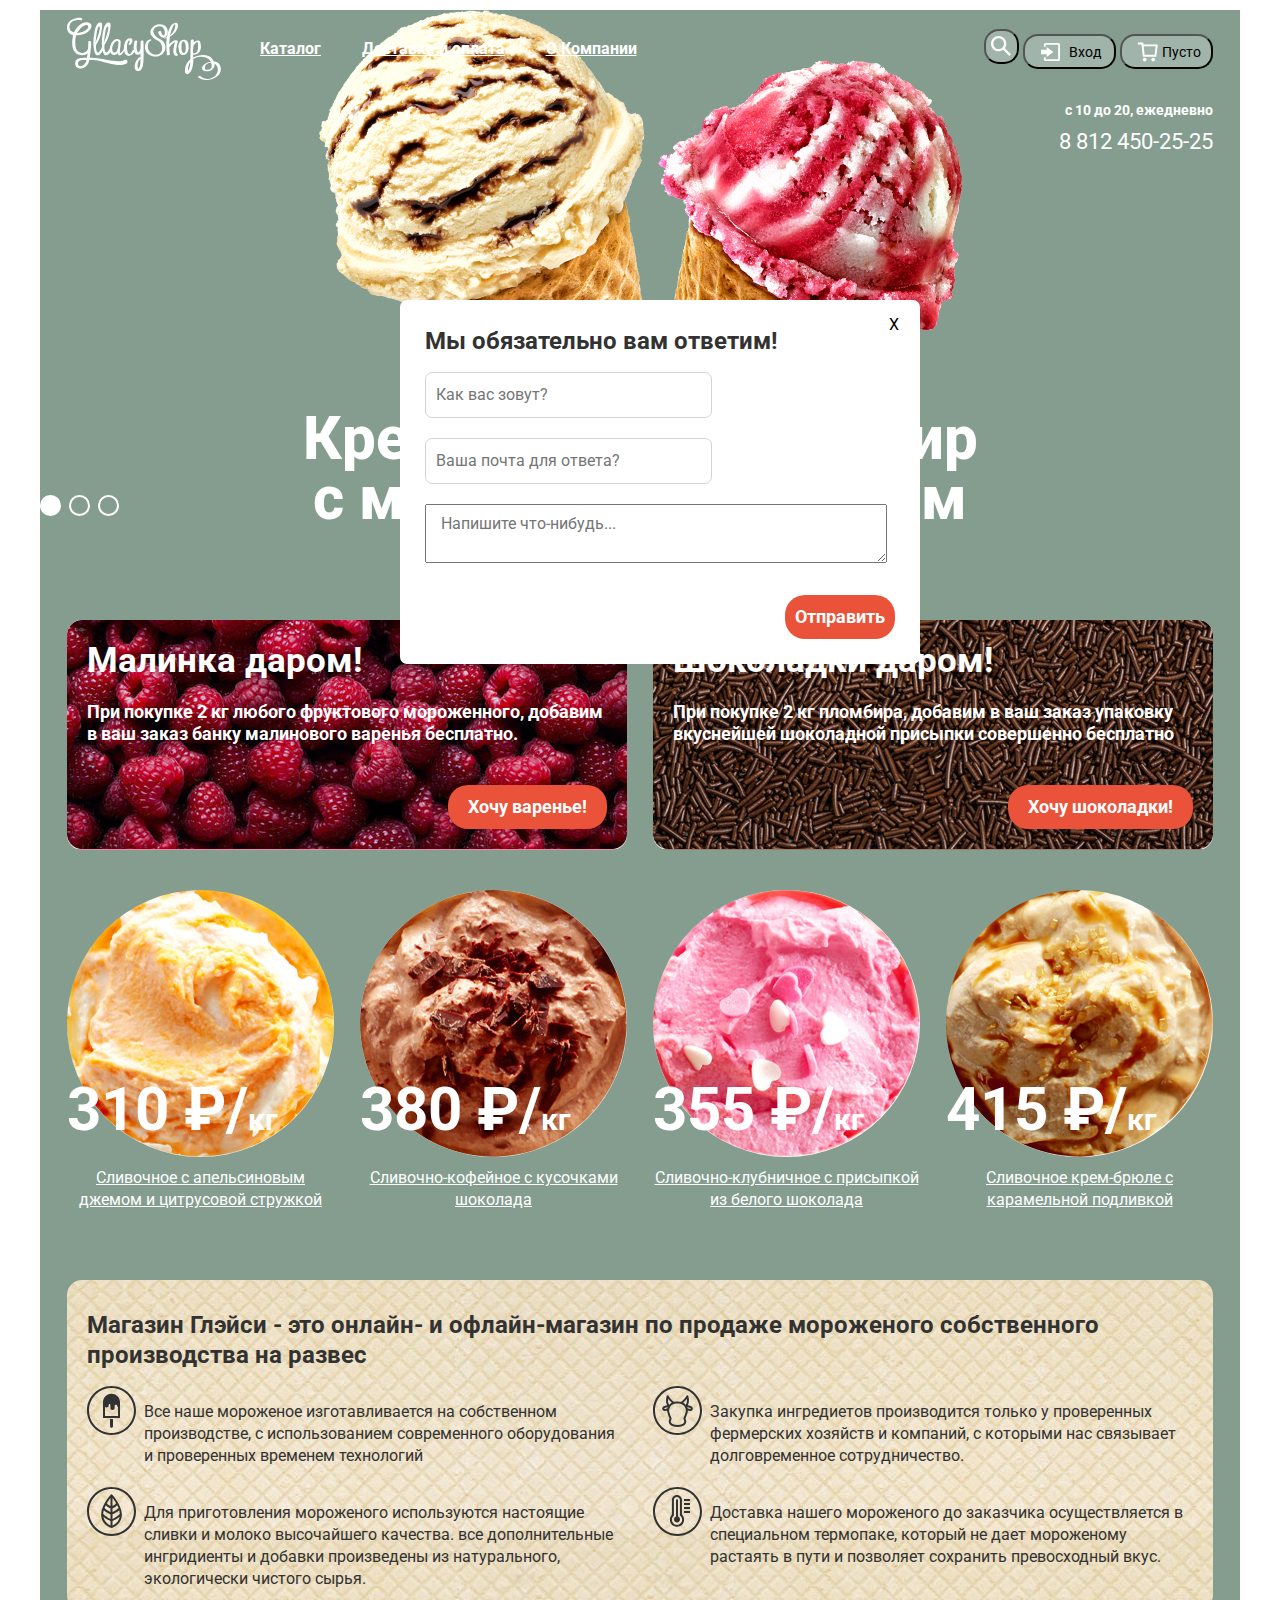
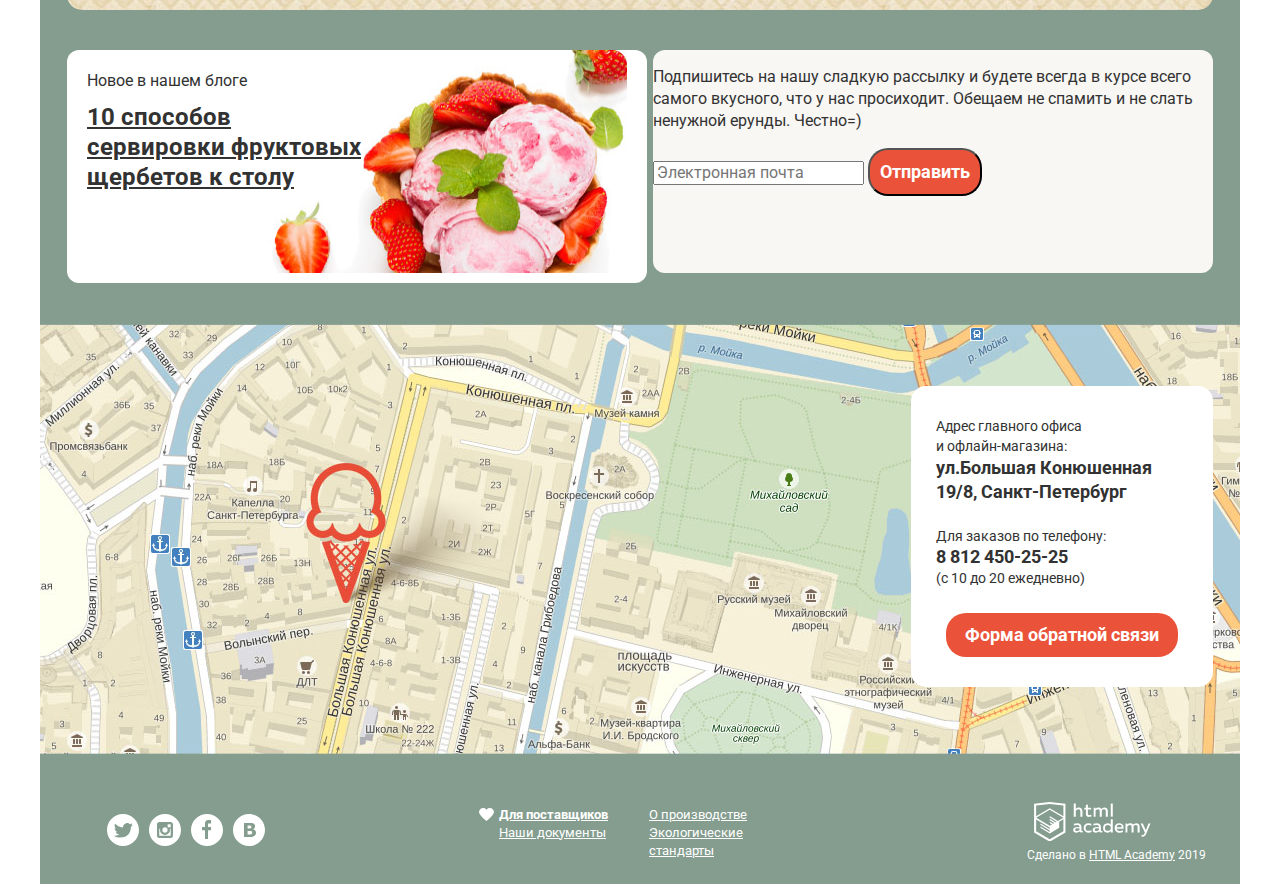
<file: index.html>
<!DOCTYPE html>
 <html lang="ru">
  <head>
   <meta charset="utf-8">
    <title>HTML Academy: Глейси</title>
	<link href="https://fonts.googleapis.com/css?family=Roboto:400,700&amp;subset=cyrillic" rel="stylesheet">
	<link href="css/normalize.css" rel="stylesheet">
	<link href="css/style.css" rel="stylesheet">
  </head>
    <body>
	<input class="visually-hidden" type="radio" id="product-1" name="toggle" checked>
	<input class="visually-hidden" type="radio" id="product-2" name="toggle">
	<input class="visually-hidden" type="radio" id="product-3" name="toggle">
	<div class="site-wrapper">
	 <div class="site-container">
     <header class="main-header">
     <nav class="navigation">
	  <a class="main-header-logo">
	   <img src="img/logotype.svg" alt="логотип" width="154" height="64">
	  </a>
	  <ul class="nav-list">
	   <li class="nav-catalog"><a href="catalog.html">Каталог</a>
	    <ul class="catalog-list">
	     <li><a href="#">Новинки</a></li>
	     <li><a href="#">Сливочное</a></li>
	     <li><a href="#">Щербеты</a></li>
	     <li><a href="#">Фруктовый лед</a></li>
	     <li><a href="#">Мелорин</a></li>
	    </ul>
	   </li>
	   <li><a href="price.html">Доставка и оплата</a></li>
	   <li><a href="info.html">О Компании</a></li>
	 </ul>
      <div class="nav-button">
        <button class="button-image button-image-loupe"></button>
		<form class="search-form" action="https://echo.htmlacademy.ru" method="get">
	     <label class="visibully-hidden" for="field-search">Поиск</label>
	     <input class="field-search" type="search" name="search" placeholder="Что ищем?" id="field-search">
	    </form>
     	<button class="button-image button-image-entry">Вход</button>
	 <h2 class="visually-hidden">Личный кабинет</h2>
	 <form class="login-form" action="https://echo.htmlacademy.ru" method="post">
	  <label class="visually-hidden" for="user_email">Электронная почта пользователя</label>
	  <input class="login-user" type="email" name="login" id="user_email" placeholder="Электронная почта" required>
	  <label class="visually-hidden" for="user_password">Пароль пользователя</label>
	  <input class="password-user" type="password" name="password" id="user_password" placeholder="Пароль" required>
	  <button class="button enty" type="submit">Войти</button>
	  <a class="restore" href="#">Забыли пароль?</a>
	  <a class="new-registration" href="#">Новая регистрация</a>
	 </form> 
       <button class="button-image button-image-basket">Пусто</button>
	</div>
	</nav>
	</header>
	
	<main class="container">
	<h1 class="visually-hidden">Магазин мороженого</h1>
	<p class="time">с 10 до 20, ежедневно</p>
    <p class="phone"> 8 812 450-25-25</p> 
	
	<section class="slider">
	   <div class="slider-controls">
	    <label for="product-1">Первый</label>
		<label for="product-2">Второй</label>
		<label for="product-3">Третий</label>
	   </div>
	   <ul class="slider-list">
	    <li class="slider-item slide" id="slide1">
	      <h3 class="slide-title">
	       Крем-брюле и пломбир с малиновым джемом</h3>
	      <a class="button slide-button" href="#">Давайте оба!</a>
	    </li>
		<li class="slider-item slide" id="slide2">
	      <h3 class="slide-title">
	        Шоколадный пломбир и лимонный сорбет
		   </h3>
	      <a class="button slide-button" href="#">Давайте оба!</a>
	    </li>
		<li class="slider-item slide" id="slide3">
	      <h3 class="slide-title">
	       Пломбир с помадкой и клубничный щербет</h3>
	      <a class="button slide-button" href="#">Давайте оба!</a>
	    </li>
	   </ul>
	  
	  </section>
	  
	  <section class="promo">
	  <div class="offer">
	    <h2 class="visually-hidden">Акция</h2>
	    <div class="raspberry">
	     <h3>Малинка даром!</h3>
		 <p>При покупке 2 кг любого фруктового мороженного, добавим в ваш заказ банку малинового варенья бесплатно.</p>
		 <a class="button" href="#">Хочу варенье!</a>
	    </div>
        <div class="chocolate">
	      <h3>Шоколадки даром!</h3>
		  <p>При покупке 2 кг пломбира, добавим в ваш заказ упаковку вкуснейшей шоколадной присыпки совершенно бесплатно</p>
		  <a class="button" href="#">Хочу шоколадки!</a>
        </div>
      </div>		
      <ul class="hit_ice">
	    <li class="hit-item">
		  <p class="ice-item-image">
		   <img src="img/product/ice1.jpg" alt="Сливочное с апельсиновым
		  джемом и цитрусовой стружкой" width="267" height="267"></p>
		  <p class="ice-item-price">310 ₽/<span class="weight">кг</span></p>
		  <a class="ice-item-name" href="#">Сливочное с апельсиновым
		  джемом и цитрусовой стружкой</a>
		</li>
		<li class="hit-item">
		  <p class="ice-item-image">
		   <img src="img/product/ice2.jpg" alt="Сливочно-кофейное с кусочками
		  шоколада" width="267" height="267"></p>
		  <p class="ice-item-price">380 ₽/<span class="weight-units">кг</span></p>
		  <a class="ice-item-name" href="#">Сливочно-кофейное с кусочками
		  шоколада</a>
		</li>
		<li class="hit-item">
		   <p class="ice-item-image">
		   <img src="img/product/ice3.jpg" alt="Сливочно-клубничное с 
		  присыпкой из белого шоколада" width="267" height="267"></p>
		  <p class="ice-item-price">355 ₽/<span class="weight-units">кг</span></p>
		  <a class="ice-item-name" href="#">Сливочно-клубничное с 
		  присыпкой из белого шоколада</a>
		</li>
		<li class="hit-item">
		  <p class="ice-item-image">
		   <img src="img/product/ice4.jpg" alt="Сливочное крем-брюле с 
		  карамельной подливкой" width="267" height="267"></p>
		  <p class="ice-item-price">415 ₽/<span class="weight-units">кг</span></p>
		  <a class="ice-item-name" href="#">Сливочное крем-брюле с 
		  карамельной подливкой</a>
		</li>
      </ul>	 
    </section>	  
	<section class="features">
	<h2>Магазин Глэйси - это онлайн- и офлайн-магазин по продаже
	    мороженого собственного производства на развес
	</h2>
	 <ul class="features-list">
	  <li>Все наше мороженое изготавливается на собственном производстве,
	  с использованием современного оборудования и проверенных 
	  временем технологий</li>
	  <li>Закупка ингредиетов производится только у проверенных фермерских
	  хозяйств и компаний, с которыми нас связывает долговременное
	  сотрудничество.</li>
	  <li>Для приготовления мороженого используются настоящие сливки и 
	  молоко высочайшего качества. все дополнительные ингридиенты и 
	  добавки произведены из натурального, экологически чистого сырья.</li>
	  <li>Доставка нашего мороженого до заказчика осуществляется в специальном 
	  термопаке, который не дает мороженому растаять в пути и позволяет
	  сохранить превосходный вкус.</li>
	 </ul>
	</section> 
	
	<div class="index-columns">
	<section class="news">
	  <h2 class="visually-hidden">Новости</h2>
	  <p>Новое в нашем блоге</p>
	   <a class="news-item" href="#">10 способов сервировки 
	    фруктовых щербетов к столу</a>
	</section>
	<section class="mailing">
	  <h2 class="visually-hidden">Рассылка</h2>
	    <p>Подпишитесь на нашу сладкую рассылку и будете всегда в
	      курсе всего самого вкусного, что у нас просиходит. Обещаем
	      не спамить и не слать ненужной ерунды. Честно=) </p>
	    <form class="mailing-form" action="https://echo.htmlacademy.ru" method="post">
	      <label class="visually-hidden" for="email-for-mailling">Электронная почта</label>
	      <input class="mail" type="email" id="email-for-mailling" name="mailing" placeholder="Электронная почта">
	      <button class="button">Отправить</button> 
		</form>
	     
         
	    
	</section>
	</div>
	<div class="contacts-columns">
	<section class="map">
	  <h2 class="visually-hidden">Контакты</h2>
	  <div class="contacts">
	    <p>Адрес главного офиса и офлайн-магазина:</p><span class="address">ул.Большая Конюшенная 19/8, Санкт-Петербург</span>
	    <p>Для заказов по телефону: <span class="tel"> 8 812 450-25-25</span>(с 10 до 20 ежедневно)</p>
	    <a class="button" href="#">Форма обратной связи</a>
	  </div>
	  <img  src="img/map.jpg" alt="карта" height="432" width="1200">
	</section>
	</div>
  </main>
	<footer class="main-footer">
	 <div class="footer-social">
	  <ul class="social-list">
	   <li>
	   <a class="button-social" href="#">
	   <span class="visually-hidden">Твиттер</span>
	   <svg version="1.1" xmlns="http://www.w3.org/2000/svg" xmlns:xlink="http://www.w3.org/1999/xlink" x="0px" y="0px" width="32px"
	    height="32px" viewBox="0 0 32 32" enable-background="new 0 0 32 32" xml:space="preserve">
       <g id="Layer_1">
        </g>
        <g id="Layer_2">
	    <path fill="#FFFFFF" d="M16,0C7.164,0,0,7.164,0,16c0,8.837,7.164,16,16,16c8.837,0,16-7.163,16-16C32,7.164,24.837,0,16,0z
		 M23.944,12.809c-0.251,6.516-3.463,10.832-10.992,10.702c-0.14,0-0.205,0-0.233,0c-0.015,0-0.021,0-0.021,0
		c-0.029,0-0.094,0-0.232,0c-0.447,0-4.543-0.443-5.344-1.823c2.479,0.19,4.247-0.406,5.12-1.136
		c-1.048-0.289-2.923-0.461-3.251-2.848c0.384,0.104,0.618,0.221,1.299,0.113c-1.307-0.824-2.758-1.519-2.679-3.643
		c0.311,0.317,1.164,0.518,1.46,0.457c-0.768-0.233-2.149-3.244-0.974-4.781c1.984,1.79,4.075,3.482,7.804,3.643
		c0.227-2.214,1.24-3.699,3.168-4.325c1.84-0.479,3.255,0.26,3.901,1.138c0.737-0.224,1.453-0.466,2.193-0.685
		c-0.004,0.833-0.569,1.463-0.935,1.709c0.747,0.165,1.423-0.475,1.423-0.475C25.467,11.818,24.557,12.58,23.944,12.809z"/>
        </g>
       </svg>
	   </a></li>
	   <li>
	    <a class="button-social" href="#">
		<span class="visually-hidden">Инстаграмм</span>
		<svg version="1.1" id="Layer_inst" xmlns="http://www.w3.org/2000/svg" xmlns:xlink="http://www.w3.org/1999/xlink" x="0px" y="0px"
	     width="32px" height="32px" viewBox="0 0 32 32" enable-background="new 0 0 32 32" xml:space="preserve">
        <g>
	    <path fill="#FFFFFF" d="M20.916,16c0,2.728-2.211,4.938-4.938,4.938S11.039,18.728,11.039,16c0-0.394,0.051-0.773,0.138-1.14
		h-0.897v6.838h11.396V14.86h-0.897C20.865,15.227,20.916,15.606,20.916,16z"/>
	    <path fill="#FFFFFF" d="M15.978,18.659c1.466,0,2.659-1.193,2.659-2.659s-1.193-2.659-2.659-2.659
		c-1.466,0-2.659,1.193-2.659,2.659S14.511,18.659,15.978,18.659z"/>
	    <rect x="18.637" y="10.302" fill="#FFFFFF" width="3.039" height="3.039"/>
	    <path fill="#FFFFFF" d="M16,0C7.164,0,0,7.164,0,16c0,8.837,7.164,16,16,16c8.837,0,16-7.163,16-16C32,7.164,24.837,0,16,0z
		 M23.955,21.698c0,1.254-1.025,2.279-2.279,2.279H10.279C9.026,23.978,8,22.952,8,21.698V10.302c0-1.253,1.026-2.279,2.279-2.279
		h11.396c1.254,0,2.279,1.026,2.279,2.279V21.698z"/>
        </g>
        </svg>
		</a>
	   </li>
	   <li>
	    <a class="button-social" href="#">
		<span class="visually-hidden">Фейсбук</span>
		<svg version="1.1" id="Layer_fb" xmlns="http://www.w3.org/2000/svg" xmlns:xlink="http://www.w3.org/1999/xlink" x="0px" y="0px"
	     width="32px" height="32px" viewBox="0 0 32 32" enable-background="new 0 0 32 32" xml:space="preserve">
         <path fill="#FFFFFF" d="M16,0C7.164,0,0,7.163,0,16s7.164,16,16,16c8.837,0,16-7.164,16-16S24.837,0,16,0z M20.062,9.455h-3.021
	     v3.444h3.021v3.445h-3.021v8.61h-3.021v-8.61H11v-3.445h3.021V9.455c0-1.902,1.353-3.445,3.021-3.445h3.021V9.455z"/>
        </svg>
		</a>
	   </li>
	   <li>
	   <a class="button-social" href="#">
	   <span class="visually-hidden">Вконтакте</span>
	   <svg version="1.1" id="Layer_vk" xmlns="http://www.w3.org/2000/svg" xmlns:xlink="http://www.w3.org/1999/xlink" x="0px" y="0px"
	    width="32px" height="32px" viewBox="0 0 32 32" enable-background="new 0 0 32 32" xml:space="preserve">
        <g>
	    <path fill="#FFFFFF" d="M16.637,14.495c0.402-0.019,0.719-0.082,0.951-0.188c0.326-0.145,0.54-0.33,0.641-0.559
		c0.101-0.229,0.15-0.496,0.15-0.797c0-0.232-0.058-0.465-0.174-0.697c-0.116-0.232-0.322-0.405-0.617-0.517
		c-0.264-0.1-0.592-0.155-0.984-0.165c-0.392-0.009-0.943-0.014-1.652-0.014h-0.339v2.965h0.565
		C15.749,14.523,16.235,14.514,16.637,14.495z"/>
	    <path fill="#FFFFFF" d="M18.118,17.084c-0.282-0.081-0.672-0.125-1.166-0.132c-0.494-0.006-1.012-0.009-1.55-0.009h-0.79v3.493
		h0.264c1.014,0,1.74-0.003,2.18-0.009c0.438-0.007,0.843-0.088,1.212-0.245c0.377-0.157,0.633-0.364,0.774-0.625
		s0.214-0.562,0.214-0.9c0-0.446-0.088-0.788-0.261-1.03C18.825,17.386,18.531,17.204,18.118,17.084z"/>
	    <path fill="#FFFFFF" d="M16,0C7.164,0,0,7.164,0,16c0,8.837,7.164,16,16,16c8.837,0,16-7.163,16-16C32,7.164,24.837,0,16,0z
		 M22.602,20.531c-0.273,0.533-0.646,0.976-1.124,1.327c-0.552,0.415-1.161,0.71-1.823,0.886s-1.501,0.264-2.519,0.264h-6.121V8.987
		h5.443c1.13,0,1.957,0.038,2.48,0.113c0.524,0.076,1.045,0.242,1.561,0.5c0.533,0.27,0.929,0.632,1.189,1.087
		c0.26,0.455,0.392,0.975,0.392,1.558c0,0.678-0.179,1.278-0.536,1.795c-0.358,0.518-0.863,0.92-1.517,1.208v0.075
		c0.917,0.182,1.642,0.559,2.179,1.13c0.537,0.571,0.807,1.325,0.807,2.261C23.013,19.392,22.875,19.997,22.602,20.531z"/>
        </g>
       </svg>
	   </a>
	   </li>
	  </ul>
	 </div>
	<div class="footer-documents">
	  <ul class="documents-list">
	   <li><a href="#">Для поставщиков</a></li>
	   <li><a href="#">О производстве</a></li>
	   <li><a href="#">Наши документы</a></li>
	   <li><a href="#">Экологические стандарты</a></li>
	  </ul>
	 </div>
	<div class="footer-copyrigth">
	 <a href="https://htmlacademy.ru/intensive/htmlcss"><img src="img/logo-htmlacademy-small.svg" alt="логотип htmlacademy" 
	 width="125" height="39"></a>
	  <p>Сделано в <a href="https://htmlacademy.ru/intensive/htmlcss">HTML Academy</a> 2019</p>
	</div>
	</footer>
	
	
	 
	 <section class="modal-answer">
	  <h2 class="answer">Мы обязательно вам ответим!</h2>
	  <form class="answer-form" action="https://echo.htmlacademy.ru" method="post">
	   <label class="visually-hidden" for="user-name-for-answer">Имя пользователя</label>
	   <input class="answer-user-name" id="user-name-for-answer" type="text" name="user-name" placeholder="Как вас зовут?"  required>
	   <label class="visually-hidden" for="user-email-for-answer">Почта пользователя</label>
	   <input class="answer-user-email" id="user-email-for-answer" type="email" name="user-email" placeholder="Ваша почта для ответа?" required>
	   <textarea class="answer-comment-field" id="field-for-answer" name="comment-field" placeholder="Напишите что-нибудь..."></textarea>
	   <button class="button" type="submit">Отправить</button>
	   </form>
	   <button class="button-close" type="button">X</button>
	 </section>
	 </div>
	</div> 
 
 </body>  
</html>
</file>
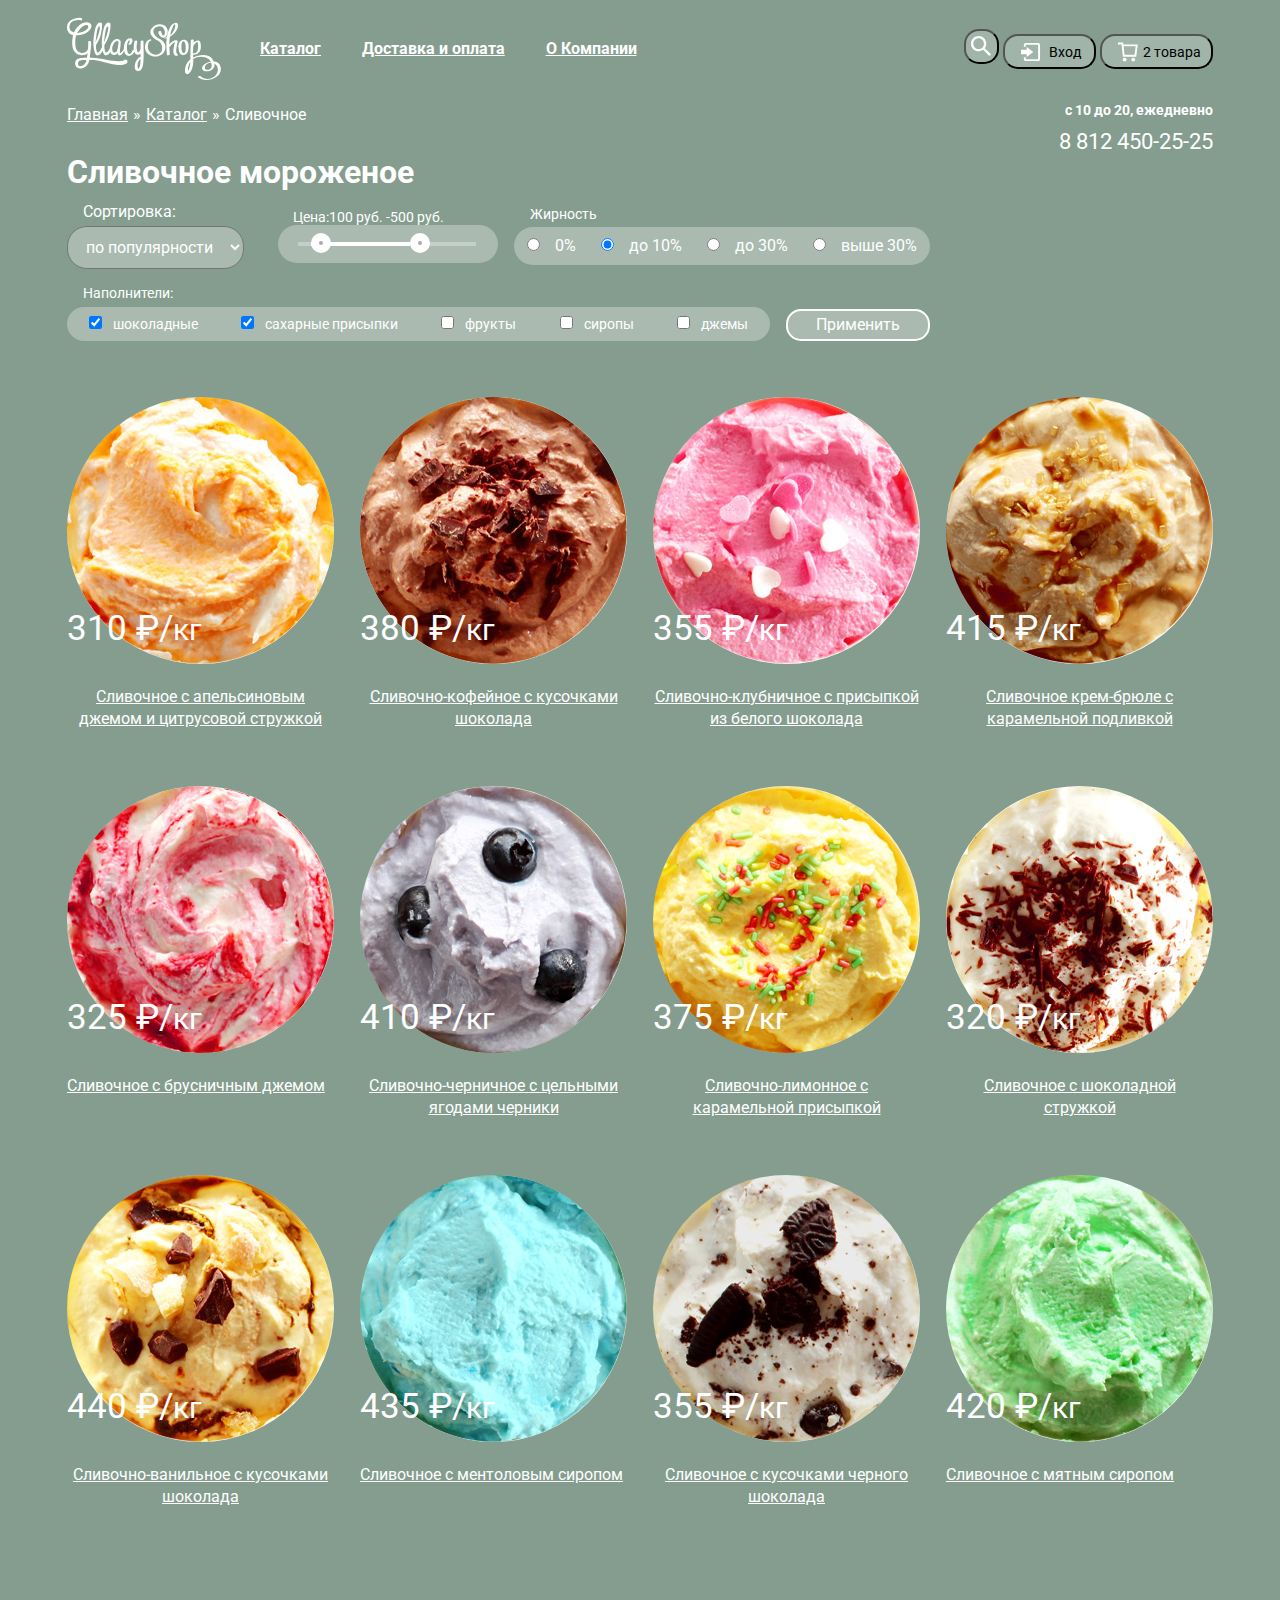
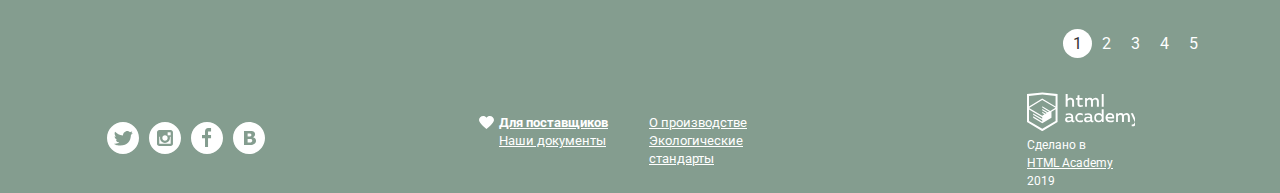
<file: catalog.html>
<!DOCTYPE html>
 <html lang="ru">
  <head>
   <meta charset="utf-8">
    <title>HTML Academy: Глейси</title>
	<link href="https://fonts.googleapis.com/css?family=Roboto:400,700&amp;subset=cyrillic" rel="stylesheet">
    <link href="css/normalize.css" rel="stylesheet">
	<link href="css/style.css" rel="stylesheet">
  </head>
  
  <body class="inner-page">
   <header class="main-header">
    <nav class="navigation">
	 <a class="main-header-logo" href="index.html">
	 <img src="img/logotype.svg" alt="логотип" width="154" height="64"> 
	 </a>
	 <ul class="nav-list">
	  <li class="nav-list-current"><a href="catalog.html">Каталог</a></li>
	  <li><a href="price.html">Доставка и оплата</a></li>
	  <li><a href="info.html">О Компании</a></li>
	 </ul> 
	    <div class="nav-button">
         <button class="button-image button-image-loupe"></button>
	    <button class="button-image button-image-entry">Вход</button>
	    <button class="button-image button-image-basket two-article">2 товара</button>
		 </div>
		 <div class="main-basket">
		 <div class="content-basket">
			 <h2 class="visually-hidden">Список покупок</h2>
		    <ul class="basket-list">
		      <li>
			    <p><img src="img/product/ice1min.jpg" alt="Пломбир с апельсиновым джемом" width="33" height="33">
				<span class="name-product">Пломбир с апельсиновым джемом </span>
			      <span class="quantity">1,5 x</span><span class="price"> 200руб. </span><span class="sum"> 300руб </span>
			    </p>
			    <button class="button-delite-1">x</button>
			  </li>
			  <li>
			     <p>
			     <img src="img/product/ice3min.jpg" alt="Клубничный пломбир с присыпкой из белого шоколада" width="33" height="33">
			     <span class="name-product">Клубничный пломбир с присыпкой из белого шоколада</span> 
			     <span class="quantity">1,5 x</span><span class="price"> 300руб.</span><span class="sum"> 450руб </span>
			     </p>
			     <button class="button-delite-2" type="button">x</button>
			   </li>
		    </ul>
		    <p class="total-amount"> Итого: 750 руб.</p>
		    <button class="button" type="submit">Оформить заказ</button>
		  </div>
		 </div> 
	</nav>
	</header>
	
	<main class="container">
	 <div class="breadcrumbs-column">
	  <ul class="breadcrumbs">
	   <li><a href="index.html">Главная</a>&raquo;</li>
	   <li><a href="#">Каталог</a>&raquo;</li>
	   <li class="breadcrumbs-current">Сливочное</li>
	  </ul>
	  <p class="time">с 10 до 20, ежедневно</p>
	  <p class="phone"> 8 812 450-25-25</p>
     </div>
     <div class="filters-column">	 
	   <h1>Сливочное мороженое</h1>
	   <section class="filters">
	   <form>
	    <h2 class="visually-hidden">Фильтры</h2>
	    <div class="filters-sort"><p>Сортировка: </p>
		    <select class="sort" name="sort" id="sort">
    		  <option value="popularity">по популярности</option>
			</select></div>
	    <div class="filters-price">
		   <div class="price-controls">
		    <p>Цена:</p>
		    <label for="min-price">100 руб.
     		<input class="visually-hidden" type="text" name="min-price" id="min-price" value="100"> - </label><label for="max-price"> 500 руб.
			<input class="visually-hidden" type="text" name="max-price" id="max-price" value="500"></label>
	       </div>
		   <div class="range-controls">
		    <div class="scale">
			 <div class="bar"></div>
			</div>
			<div class="range-toggle range-toggle-min"></div>
			<div class="range-toggle range-toggle-max"></div>
		   </div>
		 </div>  
		<div class="filters-fatness">
		 <p class="fatness">Жирность</p>
	     <ul class="fatness-list">
		  <li>
        	<input type="radio" name="fatness" value="zero" id="zero">
			<label for="zero"> 0%</label></li>
		  <li>
		    <input type="radio" name="fatness" value="up-to-ten" id="up-to-ten" checked>
			<label for="up-to-ten">до 10%</label></li>
		  <li>
		    <input type="radio" name="fatness" value="up-to-thirty" id="up-to-thirty">
			<label for="up-to-thirty">до 30%</label></li>
		  <li>
		    <input type="radio" name="fatness" value="more-than-thirty" id="more-than-thirty">
			<label for="more-than-thirty">выше 30%</label></li>
		 </ul>
		 </div>
		 <div class="filters-fillers">
	    <p class="fillers">Наполнители:</p>
	     <ul class="fillers-list">
		  <li>
		    <input type="checkbox" name="choc" id="chocolate" checked>
            <label for="chocolate">шоколадные</label></li>
		  <li>
		    <input type="checkbox" name="sugar" id="sugar" checked>
		    <label for="sugar">сахарные присыпки</label></li>
		  <li>
		    <input type="checkbox" name="fruits" id="fruits">
			<label for="fruits">фрукты</label></li>
		  <li>
		    <input type="checkbox" name="syrups" id="syrups">
			<label for="syrups">сиропы</label></li>
		  <li>
		    <input type="checkbox" name="jam" id="jam">
			<label for="jam">джемы</label></li>
		 </ul>
		 </div>
	    <button class="button-filters">Применить</button>
		</form>
	   </section>
	  </div>
	 <section class="ice">
	  <h2 class="visually-hidden">Ассортимент</h2>
	   <ul class="ice-list">
	     <li class="ice-item">
		  <p class="ice-item-image">
		   <img src="img/product/ice1.jpg" alt="Сливочное с апельсиновым
		  джемом и цитрусовой стружкой" width="267" height="267">
		  </p>
		  <p class="ice-item-price">310 ₽/<span class="weight">кг</span>
		  </p>
		  <a class="ice-item-name" href="#">Сливочное с апельсиновым
		  джемом и цитрусовой стружкой</a>
		 </li>
		 <li class="ice-item">
		  <p class="ice-item-image">
		   <img src="img/product/ice2.jpg" alt="Сливочно-кофейное с кусочками
		  шоколада" width="267" height="267">
		  </p>
		  <p class="ice-item-price">380 ₽/<span class="weight-units">кг</span>
		  </p>
		  <a class="ice-item-name" href="#">Сливочно-кофейное с кусочками
		  шоколада
		  </a>
		 </li>
		 <li class="ice-item">
		  <p class="ice-item-image">
		   <img src="img/product/ice3.jpg" alt="Сливочно-клубничное с 
		  присыпкой из белого шоколада" width="267" height="267">
		  </p>
		  <p class="ice-item-price">355 ₽/<span class="weight-units">кг</span>
		  </p>
		  <a class="ice-item-name" href="#">Сливочно-клубничное с 
		  присыпкой из белого шоколада</a>
		 </li>
		 <li class="ice-item">
		  <p class="ice-item-image">
		   <img src="img/product/ice4.jpg" alt="Сливочное крем-брюле с 
		  карамельной подливкой" width="267" height="267">
		  </p>
		  <p class="ice-item-price">415 ₽/<span class="weight-units">кг</span>
		  </p>
		  <a class="ice-item-name" href="#">Сливочное крем-брюле с 
		  карамельной подливкой</a>
		  
		 </li>
		 <li class="ice-item">
		  <p class="ice-item-image">
		   <img src="img/product/ice5.jpg" alt="Сливочное с брусничным джемом" width="267" height="267">
		  </p>
		  <p class="ice-item-price">325 ₽/<span class="weight-units">кг</span>
		  </p>
		  <a class="ice-item-name" href="#">Сливочное с брусничным джемом</a>
		 </li>
		 <li class="ice-item">
		  <p class="ice-item-image">
		   <img src="img/product/ice6.jpg" alt="Сливочно-черничное с цельными 
		  ягодами черники" width="267" height="267">
		  </p>
		  <p class="ice-item-price">410 ₽/<span class="weight-units">кг</span>
		  </p>
		  <a class="ice-item-name" href="#">Сливочно-черничное с цельными 
		  ягодами черники</a>
		 </li>
		 <li class="ice-item">
		  <p class="ice-item-image">
		   <img src="img/product/ice7.jpg" alt="Сливочно-лимонное с 
		  карамельной присыпкой" width="267" height="267">
		  </p>
		  <p class="ice-item-price">375 ₽/<span class="weight-units">кг</span>
		  </p>
		  <a class="ice-item-name" href="#">Сливочно-лимонное с 
		  карамельной присыпкой</a>
		 </li>
		 <li class="ice-item">
		  <p class="ice-item-image">
		   <img src="img/product/ice8.jpg" alt="Сливочное с шоколадной 
		  стружкой" width="267" height="267">
		  </p>
		  <p class="ice-item-price">320 ₽/<span class="weight-units">кг</span>
		  </p>
		  <a class="ice-item-name" href="#">Сливочное с шоколадной 
		  стружкой</a>
		 </li>
		 <li class="ice-item">
		  <p class="ice-item-image">
		   <img src="img/product/ice9.jpg" alt="Сливочно-ванильное с 
		  кусочками шоколада" width="267" height="267">
		  </p>
		  <p class="ice-item-price">440 ₽/<span class="weight-units">кг</span>
		  </p>
		  <a class="ice-item-name" href="#">Сливочно-ванильное с 
		  кусочками шоколада</a>
		 </li>
		 <li class="ice-item">
		  <p class="ice-item-image">
		   <img src="img/product/ice10.jpg" alt="Сливочное с ментоловым сиропом" width="267" height="267">
		  </p>
		  <p class="ice-item-price">435 ₽/<span class="weight-units">кг</span>
		  </p>
		  <a class="ice-item-name" href="#">Сливочное с ментоловым сиропом</a>
		 </li>
		 <li class="ice-item">
		  <p class="ice-item-image">
		   <img src="img/product/ice11.jpg" alt="Сливочное с кусочками
		  черного шоколада" width="267" height="267">
		  </p>
		  <p class="ice-item-price">355 ₽/<span class="weight-units">кг</span>
		  </p>
		  <a class="ice-item-name" href="#">Сливочное с кусочками
		  черного шоколада</a>
		 </li>
		 <li class="ice-item">
		  <p class="ice-item-image">
		   <img src="img/product/ice12.jpg" alt="Сливочное с мятным сиропом" width="267" height="267">
		  </p>
		  <p class="ice-item-price">420 ₽/<span class="weight-units">кг</span>
		  </p>
		  <a class="ice-item-name" href="#">Сливочное с мятным сиропом</a>
		 </li>
		</ul> 
		 <ul class="pagination-list">
	      <li class="pagination-item pagination-imem-current"><a>1</a></li>
	      <li class="pagination-item"><a href="#">2</a></li>
	      <li class="pagination-item"><a href="#">3</a></li>
	      <li class="pagination-item"><a href="#">4</a></li>
	      <li class="pagination-item"><a href="#">5</a></li>
	    </ul>
	 </section>
	</main>
	<footer class="main-footer">
	 <div class="footer-social">
	  <ul class="social-list">
	   <li><a class="button-social" href="#"><img src="img/twitter.svg" alt="твиттер"></a></li>
	   <li><a class="button-social" href="#"><img src="img/insta.svg" alt="инстаграмм"></a></li>
	   <li><a class="button-social" href="#"><img src="img/facebook.svg" alt="фейсбук"></a></li>
	   <li><a class="button-social" href="#"><img src="img/vkontakte.svg" alt="вконтаке"></a></li>
	  </ul>
	 </div>
	<div class="footer-documents">
	  <ul class="documents-list">
	   <li><a href="#">Для поставщиков</a></li>
	   <li><a href="#">О производстве</a></li>
	   <li><a href="#">Наши документы</a></li>
	   <li><a href="#">Экологические стандарты</a></li>
	  </ul>
	</div>
	<p class="footer-copyrigth">
	 <a href="https://htmlacademy.ru/intensive/htmlcss"><img src="img/logo-htmlacademy-small.svg" alt="логотип htmlacademy" 
	 width="108" height="39"></a>Сделано в <a href="https://htmlacademy.ru/intensive/htmlcss">HTML Academy </a>2019</p>
  </footer>
 </body>  
</html>
</file>
<file: css/style.css>
html,
body {
	margin: 0 auto;
	padding: 0;
	width: 1200px;
	min-width: 940px;
	font-family: "Roboto", Arial, sans-serif;
	font-size: 16px;
	line-height: 22px;
    color: #323232;
}

.site-wrapper {
	min-width: 940px;
	background-color: #849d8f;
	background-image: url("../img/slide1.png");
	background-repeat: no-repeat;
	background-position: top center;
	
	transition: background-image 0.5s ease, background-color 0.5s ease;
}

.site-wrapper::before,
.site-wrapper::after {
  content: "";

  visibility: hidden;
}

.site-wrapper::before {
  background-image: url("../img/slide2.png");
}

.site-wrapper::after {
  background-image: url("../img/slide3.png");
}


.navigation {
	display: flex;
	flex-direction: row;
    align-items: center;
	width: 1146px;
	min-height: 75px;
	margin: 0 auto;
	margin-top: 10px;
	padding: 0 27px;
	
}
.main-header-logo {
	width: 154px;
	height: 64px;
	
}
.nav-list {
	display: flex;
	position: relative;
	justify-content: space-between;
	width: 420px;
	padding: 20px 10px;
	margin: 0;
	padding-left: 24px;
	

}

.nav-catalog {
	position: relative;
}

.nav-button {
	width: 267px;
	float: right;
	margin-left: 293px;
	text-align: right;

}

.inner-page {
	width: 1200px;
	background-color: #849d8f;
	color: #ffffff;
}
	
.navigation {
	font-size: 16px;
	font-weight: bold;
	line-height: 18px;
	color: #ffffff;
}

.search,
.login-link {
	font-size: 14px;
	line-height: 16px;
}
.nav-list,
.catalog-list {
	list-style: none;
}

.nav-list >li {
	position: relative;
	display: inline-block;
}

.nav-list li {
	padding: 10px 15px;
	border-radius: 20px;
}
	
.catalog-list {
   display: none;
   position: absolute;
   top: 40px;
   left: -30px;
   width: 133px;
   margin: 0 ;
   padding: 0 5px;
   text-align: center;
   text-decoration: none;
   font-weight: normal;
   background-color: #f8f7f4;
   border: none;
   border-radius: 10px;
   z-index: 2;	
}

.catalog-list li {
	padding: 5px 0px;
	border: none;
}

.catalog-list li:first-child {
	font-weight: bold;
	border: none;
	border-bottom: 2px solid #d1d0ce;
}

.nav-list a {
	color: #ffffff;
}

.nav-list a:hover,
.nav-list a:focus {
color: #323232;
}

li.nav-catalog:hover {
	padding: 10px 15px;
	color: #323232;
	background-color: #f7f6f3;
	border-radius: 20px;	
}


 .nav-list > li:hover ul.catalog-list {
	display: block;
	z-index: 1;
	}

.catalog-list a {
	color: #323232;
	font-size: 14px;
	line-height: 16px;
	text-decoration: none;
}

.catalog-list li:hover{
	color: #323232;
	background-color: #fbded7;

}

.catalog-list li:hover a {
    color: #323232;
}

.search-form {
	display: none;
	position:absolute;
	top: 65px;
	right: 220px;
	width: 310px;
	margin: 0;
	padding-left: 20px;
	padding-bottom: 20px;
	padding-right: 20px;
	background-color: #ffffff;
	border-radius: 7px;
	z-index: 1;
	
}

.field-search {
	margin: 0;
	width: 310px;
	padding: 10px;
	font-size: 14px;
	line-height: 24px;
	color: #d3d3d2;
	border-radius: 5px;
	border: 1px solid #d3d3d2;
}

.visually-hidden {
	position: absolute;
	width: 1px;
	height: 1px;
	margin: -1px;
	border: 0;
	padding: 0;
	clip: rect(0 0 0 0);
	overflow: hidden;
}

.login-form{ 
display: none;
position:absolute;
width: 240px;
top: 65px;
right: 125px;
margin: 0;
padding: 20px;
font-size: 18px;
line-height: 24px;
background-color: #ffffff;
z-index: 1;
border-radius: 7px;

}

.login-user {
	margin: 0;
	margin-bottom: 20px;
	padding: 5px 10px;
	width: 215px;
	font-size: 14px;
	line-height: 24px;
	border: 1px solid #d3d3d2;
	
}

.password-user {
	margin: 0;
	margin-bottom: 20px;
	padding: 5px 10px;
	width: 215px;
	font-size: 14px;
	line-height: 24px;
	border: 1px solid #d3d3d2;
	border-radius: 5px;
}

.login-form a {
	padding-left: 100px;
	font-size: 13px;
	font-weight: normal;
	color: #323232;
}

.login-form button {
	position: absolute;
	margin: 0;
	left: 25px;
	padding: 13px 25px;
	font-size: 18px;
	line-height: 24px;
	border: none;
	border-radius: 25px
}

.nav-button:hover form.login-form {
	display: block;
}
.main-basket{
	display: none;
}

.content-basket {
	display: flex;
	flex-direction: column;
	position: absolute;
	right: 10px;
	top: 75px;
	width: 515px;
	padding: 10px;
	margin: 0;
	font-size: 13px;
	line-height: 16px;
	color: #323232;
	background-color: #ffffff;
	z-index: 1;
	border-radius: 7px;
	
}

.basket-list{
	position: relative;
	margin: 0;
	padding: 0;
	width: 515px;
	
}


.basket-list li {
	width: auto;
	margin: 0;
	padding-left: 30px;
	padding-bottom: 20px;
	vertical-align: center;
	
}

.basket-list p {
	width: auto;
	font-weight: normal;
	
}

.basket-list span {
	display: inline-block;
	margin-right: 25px;
	
}

.nav-button li:nth-child(3):hover .main-basket{
	display: block;
}

.name-product {
	width: 225px;
	margin-left: 10px;
}

.basket-list .quantity {
	margin-right: 3px;
}

.basket-list .price {
	color: #b5b5b4;
}

.basket-list .button-delite-1 {
	position: absolute;
	left: 0;
	top: 20px;
	width: 11px;
	background-color: #ffffff;
	border: none;
}

.basket-list .button-delite-2 {
	position: absolute;
	left: 0;
	top: 85px;
	width: 11px;
	background-color: #ffffff;
	border: none;
}

.total-amount {
	position: relative;
	left: 400px;
	font-size: 15px;
	line-height: 18px;
}

.content-basket button {
	position: relative;
	left: 340px;
	width: 170px;
	
	font-size: 18px;
	line-height: 24px;
	border: none;
}


.button {
	font-size: 18px;
	font-weight: bold;
	line-height: 24px;
	text-align: center;
	text-decoration: none;
	color: #ffffff;
	background-color: #ea5339;
	border-radius: 20px;
	padding: 10px;
}

.contacts .button {
	padding: 12 28;
	margin-top: 25px;
	margin-left: 15px;
	margin-right: 15px;
	
}

.button:hover{
	background-color: #ed715f;
}

.button:active{
	background-color: #db5238;
}

.button-image{
	border-radius: 15px;
	background-color: #a1b4a9;
	background-size: 20px 20px;
	padding: 5px;
	font-size: 14px;
	line-height: 16px;
}

.button-image-loupe{
	width: 35px;
	height: 35px;
	background-image: url("../img/loupe.svg");
    background-repeat: no-repeat;
	background-position: 5px 5px;
	
}

.button-image-loupe:hover{
	background-color: #f8f7f4;
	background-image: url("../img/loupe2.svg");
	background-repeat: no-repeat;
}

.button-image-loupe:hover .search-form {
	display: block;
}

.button-image-entry {
	width: 93px;
	height: 35px;
	background-image: url("../img/entry.svg");
    background-repeat: no-repeat;
	background-position: 16px 6px;
	text-align: center;
	padding-left: 35px;
	
}

.button-image-entry a {
text-decoration: none;	
}

.button-image-entry:hover{
	background-color: #f8f7f4;
	background-image: url("../img/entry2.svg");
	background-repeat: no-repeat;
}

.button-image-entry a:hover {
	color: #323232;
	text-decoration: none;
}

.button-image-basket {
	width: 93px;
	height: 35px;
	background-image: url("../img/basket.svg");
    background-repeat: no-repeat;
	background-position: 16px 6px;
	text-align: center;
	padding-left: 35px;
	
}

.two-article {
	width: 113px;
}

.button-image-basket a {
text-decoration: none;	
}

.button-image-basket:hover{
	background-color: #f8f7f4;
	background-image: url("../img/basket2.svg");
	background-repeat: no-repeat;
}

.button-image-basket a:hover {
	color: #323232;
	text-decoration: none;
}
.breadcrumbs-column {
	display: flex;
	justify-content: space-between;
	padding: 0 27px;
	
}

.breadcrumbs {
	display: flex;
	padding: 0;
	
	list-style: none;

}

.breadcrumbs li {
	padding-right: 5px;
}

.breadcrumbs a {
	color: #ffffff;
	padding-right: 5px
}

.container {
	position: relative;
}

.time {
	position: absolute;
	right: 27px;
	width: 175px;
	font-size: 14px;
	line-height: 16px;
	text-align: right;
	color: #ffffff;
	
	
}

.phone {
	position: absolute;
	top: 20px;
	right: 27px;
	font-size: 22px;
	line-height: 24px;
	color: #ffffff;
}

.inner-page .phone {
	position: absolute;
	top: 20px;
	right: 27px;
	font-size: 22px;
	line-height: 24px;
	color: #ffffff;
}

.time,
.telnomer{
	font-weight: bold;
}



.slider {
	position: relative;
	padding-top: 321px;
	display: flex;
	flex-direction: column;
	align-items: center;
	margin-bottom: 40px;
	
	text-align: center;
	color: #ffffff;
	
}


.slider-list {
margin: 0;
padding: 0;
list-style: none;
}

.slide {
	display: none;
}

.slide-title {
	width: 700px;
	margin: 0 auto;
	margin-bottom: 27px;
	font-size: 60px;
	line-height: 60px;
	font-weight: 800;
}

.slider p {
	width: 685px;
}

.slider button {
	width: 282px;
	display: inline-block;
	padding: 12px 44px;
	font-weight: 600;
	font-size: 31px;
	line-height: 41px;
	text-align: center;
	color: #ffffff;
	vertical-align: top;
	text-decoration: none;
	text-shadow: 0 2px 5px rgba(160, 32, 11, 0.76);
	background: #f26843;
	background: linear-gradient(to bottom, #f26843 0%, #e74a35 100%);
	border-radius: 50px;
	box-shadow: 0 3px 3px rgba(172, 16, 0, 0.64);
	border: none;
	cursor: pointer;
}

.slider button:hover {
	background: linear-gradient(to bottom, #f58669 0%, #ec6f5e 100%);
	box-shadow: 0 2px 2px rgba(172, 16, 0, 1);
}

.slider button:active {
	background: linear-gradient(to bottom, #d84732 0%, #e1613e 100%);
	box-shadow: inset 0 2px 2px rgba(172, 16, 0, 1);
}

.slider-controls {
	position: absolute;
	bottom: 63px;
	left: 0;
	z-index: 20;
	font-size: 0;
}

.slider-controls label {
	display: inline-block;
	width: 17px;
	height: 17px;
	margin-right: 8px;
	vertical-align: top;
	background-color: transparent;
	border: 2px solid #ffffff;
	border-radius: 50%;
	cursor: pointer;
}

#product-1:checked ~ .site-wrapper {
	background-color: #849d8f;
	background-image: url("../img/slide1.png");
}

#product-2:checked ~ .site-wrapper {
	background-color: #8996a6;
	background-image: url("../img/slide2.png");
}

#product-3:checked ~ .site-wrapper {
	background-color: #9d8b84;
	background-image: url("../img/slide3.png");
}

#product-1:checked ~ .site-wrapper #slide1,
#product-2:checked ~ .site-wrapper #slide2,
#product-3:checked ~ .site-wrapper #slide3 {
	display: block;
}

#product-1:checked ~ .site-wrapper label[for="product-1"],
#product-2:checked ~ .site-wrapper label[for="product-2"],
#product-3:checked ~ .site-wrapper label[for="product-3"] {
	background-color: #ffffff;
}

.filters-column {
	width: 863px;
	padding: 0 27px;
	margin-bottom: 40px;
	font-size: 16px;
	line-height: 18px;
	
}

.filters-column form {
	display: flex;
	flex-wrap: wrap;
	position: relative;
	justify-content: space-between;
	align-items: center;

}

.filters-sort {
	width: 195px;
	margin: 0;
	font-size: 16px;
	line-height: 18px;
	}

.filters-sort p {
	margin: 0;
	padding: 0;
	padding-left: 16px;
}
.sort {
	margin-top: 5px;
	padding: 10px 14px;
	color: #ffffff;
	background-color: #aabab0;
	border-radius: 20px;
}

.filters-price {
	width: 220px;
	margin: 0;
	padding: 0;
}

.price-controls {
	display: flex ;
	margin: 0;
	padding: 0;
	
}

.filters-price p {
	margin: 0;
	padding: 0;
	padding-left: 15px;
}

.filters-price label {
	margin: 0;
	padding: 0;

	cursor: pointer;
}

.range-controls {
	position: relative;
	padding-top: 17px;
	padding-bottom: 17px;
	padding-left: 20px;
	padding-right: 20px;
	margin: 0;
	border-radius: 20px;
	background-color: #aabab0;
	
}



.range-controls .scale {
	width: 178px;
	height: 4px;
	background: rgba(255, 255, 255, 0.3);
}
.range-controls .bar {
	position: absolute;
    width: 45%;
    height: 4px;
    left: 15%;
    background: #ffffff;
}

.range-toggle {
	position: absolute;
	width: 4px;
	height: 4px;
	top: 8px;
	background: #ababab;
	border: 8px solid #ffffff;
	border-radius: 50%;
}

.range-toggle-min {
	left: 15%;
}

.range-toggle-max {
	left: 60%;
}


.filters-fatness {
	width: 416px;
}

.filters-fatness p {
	padding: 0;
	padding-left: 16px;
	margin: 0;
	
}

.fatness-list {
	display: flex;
	justify-content: space-around;
	margin: 0;
	margin-top: 5px;
	padding: 0;
	padding-top: 10px;
	padding-bottom: 10px;
	background-color: #aabab0;
	border-radius: 20px;
}


.fatness-list label {
	padding-left: 11px;
}

.filters-fillers {
	width: 703px;
}

.filters-fillers p {
	margin: 0;
	margin-top: 15px;
	padding: 0;
	padding-left: 16px;
}

.fillers-list {
	display: flex;
	justify-content: space-around;
	margin: 0;
	margin-top: 5px;
	padding: 0;
	padding-top: 8px;
	padding-bottom: 8px;
	background-color: #aabab0;
	border-radius: 20px;
}

.fillers-list label {
	padding-left: 8px;
}

.button-filters {
	position: absolute;
	right: 0;
	bottom: 0;
	width: 144px;
	padding-bottom: 5px;
	padding-top: 5px;
	font-size: 16px;
	line-height: 18px;
	color: #ffffff;
	background-color: #aabab0;
	border: 2px solid #ffffff;
	border-radius: 15px;
}

.filters-sort,
.filters-price,
.filters-fatness {
	font-size: 14px;
	line-height: 16px;
}

.filters-fillers {
	font-size: 14px;
	line-height: auto;
}

.filters-sort,
.fatness-list,
.fillers-list button {
	font-size: 16px;
	line-height: 18px;
}

.fatness-list,
.fillers-list {
	list-style: none;
}
	
	.promo {
	font-weight: bold;
	color: #ffffff;
}
.promo p {
	font-size: 60px;
	line-height: 60.35px;
}

.offer {
	display: flex;
	justify-content: space-between;
	width: 1146px;
	padding: 0 27px;
	margin-bottom: 40px;
	
}

.raspberry {
	background-color: #f086a2;
	background-image: url("../img/berry-fon.jpg");
	background-position: 0 0;
	background-repeat: no-repeat;
	padding-left: 22px;
	width: 560px;
	height: 230px;
}

.chocolate {
	background-color: #9e796f;
	background-image: url("../img/choc-fon.jpg");
	background-repeat: no-repeat;
	padding-left: 25px;
	width: 560px;
	height: 230px;
}

.raspberry ,
.chocolate {
	position: relative;
	width: 520px;
	padding-left: 20px;
	padding-right: 20px;
	border-radius: 15px;

}

.raspberry h3,
.chocolate h3 {
	margin: 20px 0px;
	padding: 0;
	font-size: 35px;
	line-height: 41px;
}
.raspberry p,
.chocolate p {
	margin: 0;
	margin-bottom: 40px;
	padding: 0;
	position: relative;
	font-size: 18px;
	line-height: 22px;
}

.raspberry .button,
.chocolate .button {
	display: inline-block;
	position: absolute;
	right:20px;
	margin-bottom: 25px;
	padding: 10px 20px;
	
	font-size: 18px;
	line-height: 24px;
}

.hit_ice {
	display: flex;
	justify-content: space-between;
	min-height: 350px;
	list-style: none;
	padding: 0 27px;
	margin-bottom: 40px;
}

.hit-item{
	position: relative;
	padding: 0;
	margin: 0;
	width: 267px;
}

.ice-list {
	display: flex;
	flex-wrap: wrap;
	justify-content: space-between;
	padding: 0 27px;
	margin-bottom: 80px;
}

.ice-item {
	position: relative;
	margin: 0;
	width: 267px;
	min-height: 325px;
	padding: 0;
	margin-bottom: 40px;
	
}

.ice-item a {
	display: inline-block;
	text-align: center;
	color: #ffffff;
}

.ice-item-image img {
	padding: 0;
	border-radius: 50%;
}

.ice-item-price {
	position: absolute;
	top: 190px;
	padding: 0;
	font-size: 35px;
	line-height: 45px;
	
}

.inner-page .ice-item-price {
	position: absolute;
	top: 190px;
	padding: 0;
	font-size: 35px;
	line-height: 45px;
}

.ice-item-price span {
	font-size: 30px;
	
}


.hit-item p {
	margin: 0;
}

.hit-item a {
	display: inline-block;
	margin: 0;
	padding: 0;
	
	font-size: 16px;
	font-weight: normal;
	line-height: 22px;
	color: #ffffff;
	text-align: center;
	
}

.features {
	width: 1146px;
	margin-left: 27px;
	margin-right: 27px;
	margin-bottom: 40px;
	background-color: #f1e7d2;
	background-image: url("../img/waffle-fon2.jpg");
	background-repeat: repeat;
	border-radius: 15px;
	
		
}

.features-list {
	display: flex;
	justify-content: space-between;
	flex-wrap: wrap;
	padding-left: 20px;
	padding-right: 20px;
	list-style: none;
}
	
.features h2 {
	width: 1106px;
	margin: 0;
	padding-left: 20px;
	padding-top: 30px;
	font-size: 24px;
	line-height: 30px;
	
	}
.features-list li {
	margin:0;
	margin-bottom: 10px;
	padding: 0;
	padding-top: 15px;
	padding-left: 57px;
	padding-bottom: 10px;
	width: 540px;
	font-size: 16px;
	line-height: 22px;
	box-sizing: border-box;
}

.features-list li:first-child {

	background-image: url("../img/ice.svg");
	background-repeat: no-repeat;
}

.features-list li:nth-child(2) {
	background-image: url("../img/cow.svg");
	background-repeat: no-repeat;
}

.features-list li:nth-child(3) {
	background-image: url("../img/leaf.svg");
	background-repeat: no-repeat;
}

.features-list li:nth-child(4) {
	background-image: url("../img/thermometer.svg");
	background-repeat: no-repeat;
}

.index-columns {
	display: flex;
	justify-content: space-between;
	width: 1146px;
	padding: 0 27px;
	margin-bottom: 40px;
}

.news{
	width: 560px;
	height: 223px;
	margin: 0;
	padding-top: 10px;
	padding-left: 20px;
	background-color: #ffffff;
	background-image: url("../img/new-fon.jpg");
	background-repeat: no-repeat;
	background-size: 560px 223px;
	border-radius: 12px;
}

.news h2 {
	font-size: 16px;
	margin: 0;
	padding: 0;
}

.news p {
	margin: 0;
	padding: 10px 0;
}

.news a {
	display: inline-block;
	width: 285px;
	margin: 0;
	padding: 0;
	color: #323232;
	font-size: 24px;
	font-weight: bold;
	line-height: 30px;
	
}

.mailing button,
.contacts button {
	font-size: 18px;
	line-height: 24px;
}

.mailing {
	width: 560px;
	height: 223px;
	background-color: #f8f7f4;
	border: 10px solid rgba (0, 0, 0, 0.4);
	border-image-slice: 50;
	border-image-source: url("../img/mail-fon.jpg");
	border-radius: 12px;
	
}

.contacts-columns {
	display: flex;
	width: 1200px;
	min-height: 430px;

	
}

.map{
	position: relative;
}

.contacts {
	position: absolute;
	display: flex;
	flex-direction: column;
	top: 63px;
	right: 27px;
	width: 262px;
	padding: 30px 20px;
	text-align: left;
	background-color: #ffffff;
	border-radius:15px;
}
.contacts p {
	margin: 0;
	margin-left: 5px;
	font-size: 14px;
	line-height: 20px;
	
}

.contacts p:first-child {
	width: 152px;
}
.address,
.tel {
	display: block;
	font-size: 18px;
	font-weight: bold;
	line-height: 24px;
}

.address {
	margin-left: 5px;
	margin-bottom: 22px;
}

.tel {
	line-height: 22px;
}

.ice-list,
.pagination-list,
.social-list,
.documents-list {
	list-style: none;
}

.pagination-list {
	display: flex;
	justify-content: flex-end;
	width: auto;
	text-align: right;
	margin: 0 27px;
	padding: 5px;
	
	
}

.pagination-list li {
	
}

.pagination-list a {
	
	font-size: 16px;
	line-height: 18px;
	color: #ffffff;
	text-decoration: none;
	padding: 5px 10px;
	border-radius: 50%;
	
}

.pagination-imem-current a {
	margin: 0;
	padding: 0;
	color: #323232;
	background-color: #ffffff;
	padding: 5px 10px;
	border-radius: 50%;
}


.main-footer {
	display: flex;
	justify-content: center;
	align-items: center;
	width: 1146px;
	min-height: 103px;
	margin: 0 27px;
	margin-top: 20px;
	
}

.inner-page .main-footer {
	margin-top: 30px;
}

.social-list {
	display: flex;
	width: 267px;
	margin: 0;
	
}

.button-social {
	width: 32px;
	height: 32px;
	margin-right: 10px;
	border-radius: 50%;
	
}


.documents-list {
	display: flex;
	flex-wrap:  wrap;
	width: 310px;
	margin: 0;
	padding-left: 125px;
	padding-right: 125px;
	font-size: 13px;
	line-height: 18px;
	background-image: url("../img/heart.svg");
	background-repeat: no-repeat;
	background-position: 105px 2px;
	
	
}

.documents-list li:first-of-type{
	font-weight: bold;
}
.documents-list li {
	width: 150px;
}
.documents-list a {
	color: #ffffff;
}

.footer-copyrigth {
	display: flex;
	flex-direction: column;
	width: 189px;
	padding-left: 93px;
	margin: 0;
	font-size: 12px;
	line-height: 18px;
	
	color: #ffffff;
	
}

.footer-copyrigth p {
	margin: 0;
	padding: 0;
}

.footer-copyrigth a {
	color: #ffffff;
}

.modal-answer {
	/*display: none;*/
	position: absolute;
	top: 300px;
	left: 400px;
	width: 470px;
	padding-top: 10px;
	padding-left: 25px;
	padding-right: 25px;
	margin: 0;
	background-color: #ffffff;
	border-radius: 7px;
}
.answer-user-name,
.answer-user-email {
    width: 265px;
	padding: 10px;
	margin-bottom: 20px;
	font-size: 16px;
	line-height: 24px;
	border: 1px solid #d3d3d2;
	border-radius: 7px;
}

.answer-comment-field {
	width: 430px;
	margin: 0;
	margin-bottom: 95px;
	padding: 10px 15px;
	
}
.answer-form button {
	position: absolute;
	right: 25px;
	bottom: 25px;
	border: none;
	
}

.button-close {
	position: absolute;
	right: 15px;
	top: 15px;
	background-color: #ffffff;
	border: none;
}
</file>
